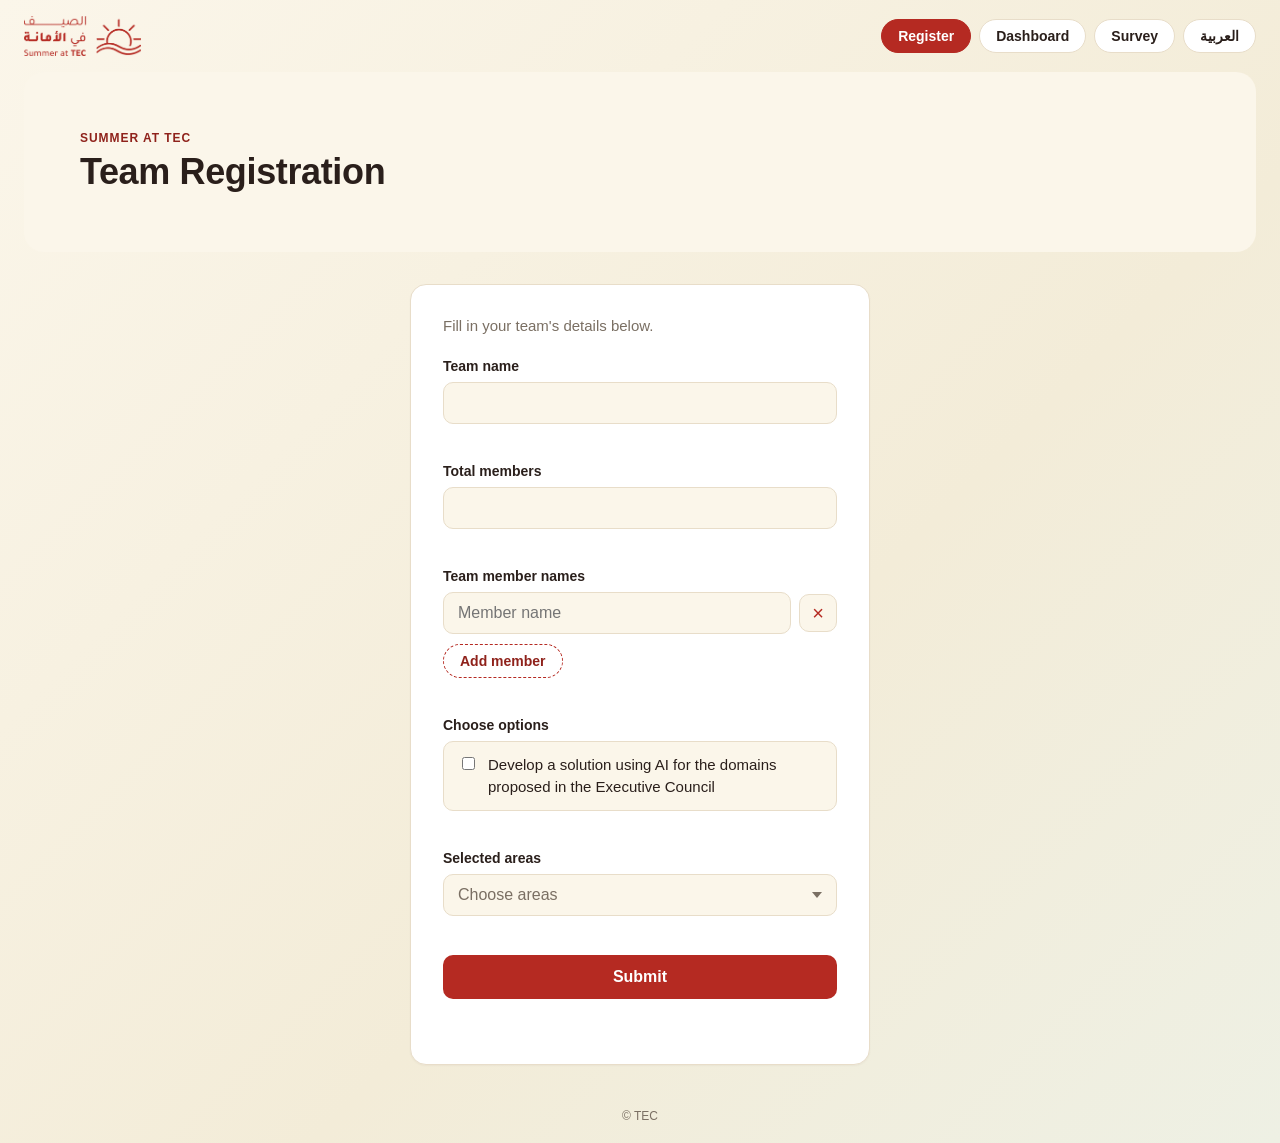
<file: index.html>
<!doctype html>
<html lang="en" dir="ltr">
<head>
  <meta charset="utf-8" />
  <meta name="viewport" content="width=device-width, initial-scale=1" />
  <title>Summer at TEC — Team Registration</title>
  <meta name="description" content="Team registration form." />
  <link rel="stylesheet" href="style.css" />
</head>
<body>
  <header class="topbar">
    <div class="brand">
      <img src="https://meeraibrahim09-cyber.github.io/ai-challenge/assets/logo.png" alt="Summer at TEC" />
    </div>
    <nav class="topbar-actions">
      <a class="pill-link active" href="index.html" data-i18n="nav_form">Register</a>
      <a class="pill-link" href="dashboard.html" data-i18n="nav_dashboard">Dashboard</a>
      <a class="pill-link" href="survey.html" data-i18n="nav_survey">Survey</a>
      <button type="button" class="pill-button" id="lang-toggle" data-i18n="lang_toggle">العربية</button>
    </nav>
  </header>

  <div class="hero">
    <div class="hero-inner">
      <p class="hero-eyebrow" data-i18n="campaign">Summer at TEC</p>
      <h1 data-i18n="page_title">Team Registration</h1>
    </div>
  </div>

  <main>
    <div class="card">
      <p class="subtitle" data-i18n="subtitle">Fill in your team's details below.</p>

      <form id="signup-form" novalidate>
        <div class="field">
          <label for="team_name" data-i18n="label_team_name">Team name</label>
          <input type="text" id="team_name" name="team_name" maxlength="150" required />
          <p class="error" data-error-for="team_name"></p>
        </div>

        <div class="field">
          <label for="total_members" data-i18n="label_total_members">Total members</label>
          <input type="number" id="total_members" name="total_members" min="1" max="5" step="1" inputmode="numeric" required />
          <p class="error" data-error-for="total_members"></p>
        </div>

        <div class="field">
          <label data-i18n="label_members">Team member names</label>
          <div id="members-list" class="members-list"></div>
          <button type="button" id="add-member-btn" class="add-member-btn" data-i18n="add_member">Add member</button>
          <p class="error" data-error-for="members"></p>
        </div>

        <div class="field">
          <label data-i18n="label_option">Choose options</label>
          <div class="radio-group" role="group">
            <label class="radio-option">
              <input type="checkbox" name="option" value="solution" class="option-checkbox" />
              <span data-i18n="option_solution">Develop a solution using AI for the domains proposed in the Executive Council</span>
            </label>
          </div>
          <p class="error" data-error-for="option"></p>
        </div>

        <div class="field">
          <label id="area-label" data-i18n="label_area">Selected areas</label>
          <div class="multiselect" id="area-select">
            <button type="button" class="multiselect-trigger" id="area-trigger" aria-haspopup="true" aria-expanded="false">
              <span id="area-value" class="multiselect-placeholder" data-i18n="area_placeholder">Choose areas</span>
              <span class="multiselect-caret" aria-hidden="true"></span>
            </button>
            <div class="multiselect-panel" id="area-panel" role="group" aria-labelledby="area-label" hidden></div>
          </div>
          <p class="error" data-error-for="area"></p>
        </div>

        <button type="submit" id="submit-btn" data-i18n="submit">Submit</button>

        <p class="status" id="form-status" role="status" aria-live="polite"></p>
      </form>
    </div>
  </main>

  <footer>&copy; TEC</footer>

  <script src="config.js"></script>
  <script src="i18n.js"></script>
  <script src="form.js"></script>
</body>
</html>
</file>
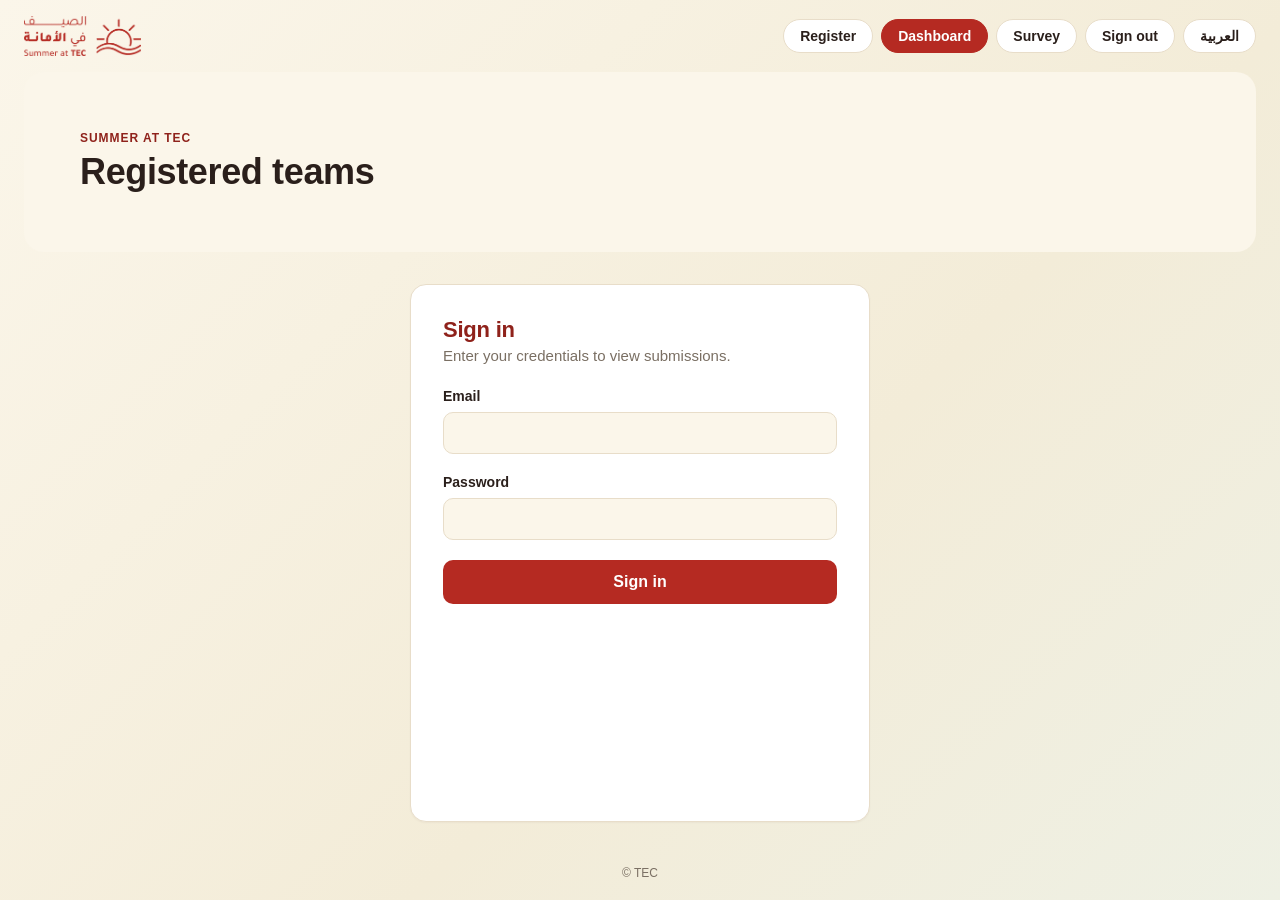
<file: dashboard.html>
<!doctype html>
<html lang="en" dir="ltr">
<head>
  <meta charset="utf-8" />
  <meta name="viewport" content="width=device-width, initial-scale=1" />
  <title>Summer at TEC — Dashboard</title>
  <meta name="description" content="Registered teams dashboard." />
  <link rel="stylesheet" href="style.css" />
</head>
<body>
  <header class="topbar">
    <div class="brand">
      <img src="https://meeraibrahim09-cyber.github.io/ai-challenge/assets/logo.png" alt="Summer at TEC" />
    </div>
    <nav class="topbar-actions">
      <a class="pill-link" href="index.html" data-i18n="nav_form">Register</a>
      <a class="pill-link active" href="dashboard.html" data-i18n="nav_dashboard">Dashboard</a>
      <a class="pill-link" href="survey.html" data-i18n="nav_survey">Survey</a>
      <button type="button" class="pill-button" id="logout-btn" data-i18n="logout" hidden>Sign out</button>
      <button type="button" class="pill-button" id="lang-toggle" data-i18n="lang_toggle">العربية</button>
    </nav>
  </header>

  <div class="hero hero-dashboard">
    <div class="hero-inner">
      <p class="hero-eyebrow" data-i18n="campaign">Summer at TEC</p>
      <h1 data-i18n="dashboard_title">Registered teams</h1>
    </div>
  </div>

  <main>
    <div class="card" id="login-view" hidden>
      <h2 class="login-title" data-i18n="login_title">Sign in</h2>
      <p class="subtitle" data-i18n="login_subtitle">Enter your credentials to view submissions.</p>
      <form id="login-form" novalidate>
        <div class="field">
          <label for="email" data-i18n="login_email">Email</label>
          <input type="email" id="email" name="email" autocomplete="username" required />
        </div>
        <div class="field">
          <label for="password" data-i18n="login_password">Password</label>
          <input type="password" id="password" name="password" autocomplete="current-password" required />
        </div>
        <button type="submit" id="login-btn" data-i18n="login_submit">Sign in</button>
        <p class="status" id="login-status" role="status" aria-live="polite"></p>
      </form>
    </div>

    <div class="dashboard-wrap" id="dashboard-view" hidden>
      <div class="dashboard-header">
        <p class="subtitle" data-i18n="dashboard_subtitle" style="margin:0">Live overview of team registrations.</p>
        <button type="button" class="pill-button" id="refresh-btn">
          <span class="refresh-icon" aria-hidden="true">⟳</span>
          <span data-i18n="dashboard_refresh">Refresh</span>
        </button>
      </div>

      <div class="dashboard-tabs" role="tablist">
        <button type="button" class="tab-btn active" id="tab-teams" data-panel="teams-panel" role="tab" aria-selected="true" data-i18n="tab_teams">Teams</button>
        <button type="button" class="tab-btn" id="tab-survey" data-panel="survey-panel" role="tab" aria-selected="false" data-i18n="tab_survey">Survey</button>
      </div>

      <div id="teams-panel" role="tabpanel" aria-labelledby="tab-teams">
        <div class="stat-grid" id="stat-grid">
          <div class="stat-card">
            <span class="stat-value" id="stat-teams">0</span>
            <span class="stat-label" data-i18n="stat_teams">Teams</span>
          </div>
          <div class="stat-card">
            <span class="stat-value" id="stat-members">0</span>
            <span class="stat-label" data-i18n="stat_members">Total members</span>
          </div>
          <div class="stat-card">
            <span class="stat-value" id="stat-solution">0</span>
            <span class="stat-label" data-i18n="stat_solution">AI solutions</span>
          </div>
          <div class="stat-card">
            <span class="stat-value" id="stat-demo">0</span>
            <span class="stat-label" data-i18n="stat_demo">New AI tools</span>
          </div>
        </div>

        <div class="table-card">
          <table id="submissions-table" hidden>
            <thead>
              <tr>
                <th data-i18n="col_team_name">Team name</th>
                <th data-i18n="col_total_members">Members</th>
                <th data-i18n="col_member_names">Team members</th>
                <th data-i18n="col_option">Option</th>
                <th data-i18n="col_area">Areas</th>
                <th data-i18n="col_submitted">Submitted</th>
              </tr>
            </thead>
            <tbody id="submissions-body"></tbody>
          </table>
          <p class="dashboard-message" id="dashboard-message" data-i18n="dashboard_loading">Loading submissions...</p>
        </div>
      </div>

      <div id="survey-panel" role="tabpanel" aria-labelledby="tab-survey" hidden>
        <div class="stat-grid">
          <div class="stat-card">
            <span class="stat-value" id="survey-count">0</span>
            <span class="stat-label" data-i18n="survey_stat_responses">Responses</span>
          </div>
          <div class="stat-card">
            <span class="stat-value" id="survey-avg">–</span>
            <span class="stat-label" data-i18n="survey_stat_avg">Average rating</span>
          </div>
        </div>

        <div id="survey-results"></div>
        <div class="table-card">
          <p class="dashboard-message" id="survey-message" data-i18n="dashboard_loading">Loading submissions...</p>
        </div>
      </div>
    </div>
  </main>

  <footer>&copy; TEC</footer>

  <script src="config.js"></script>
  <script src="i18n.js"></script>
  <script src="dashboard.js"></script>
</body>
</html>
</file>
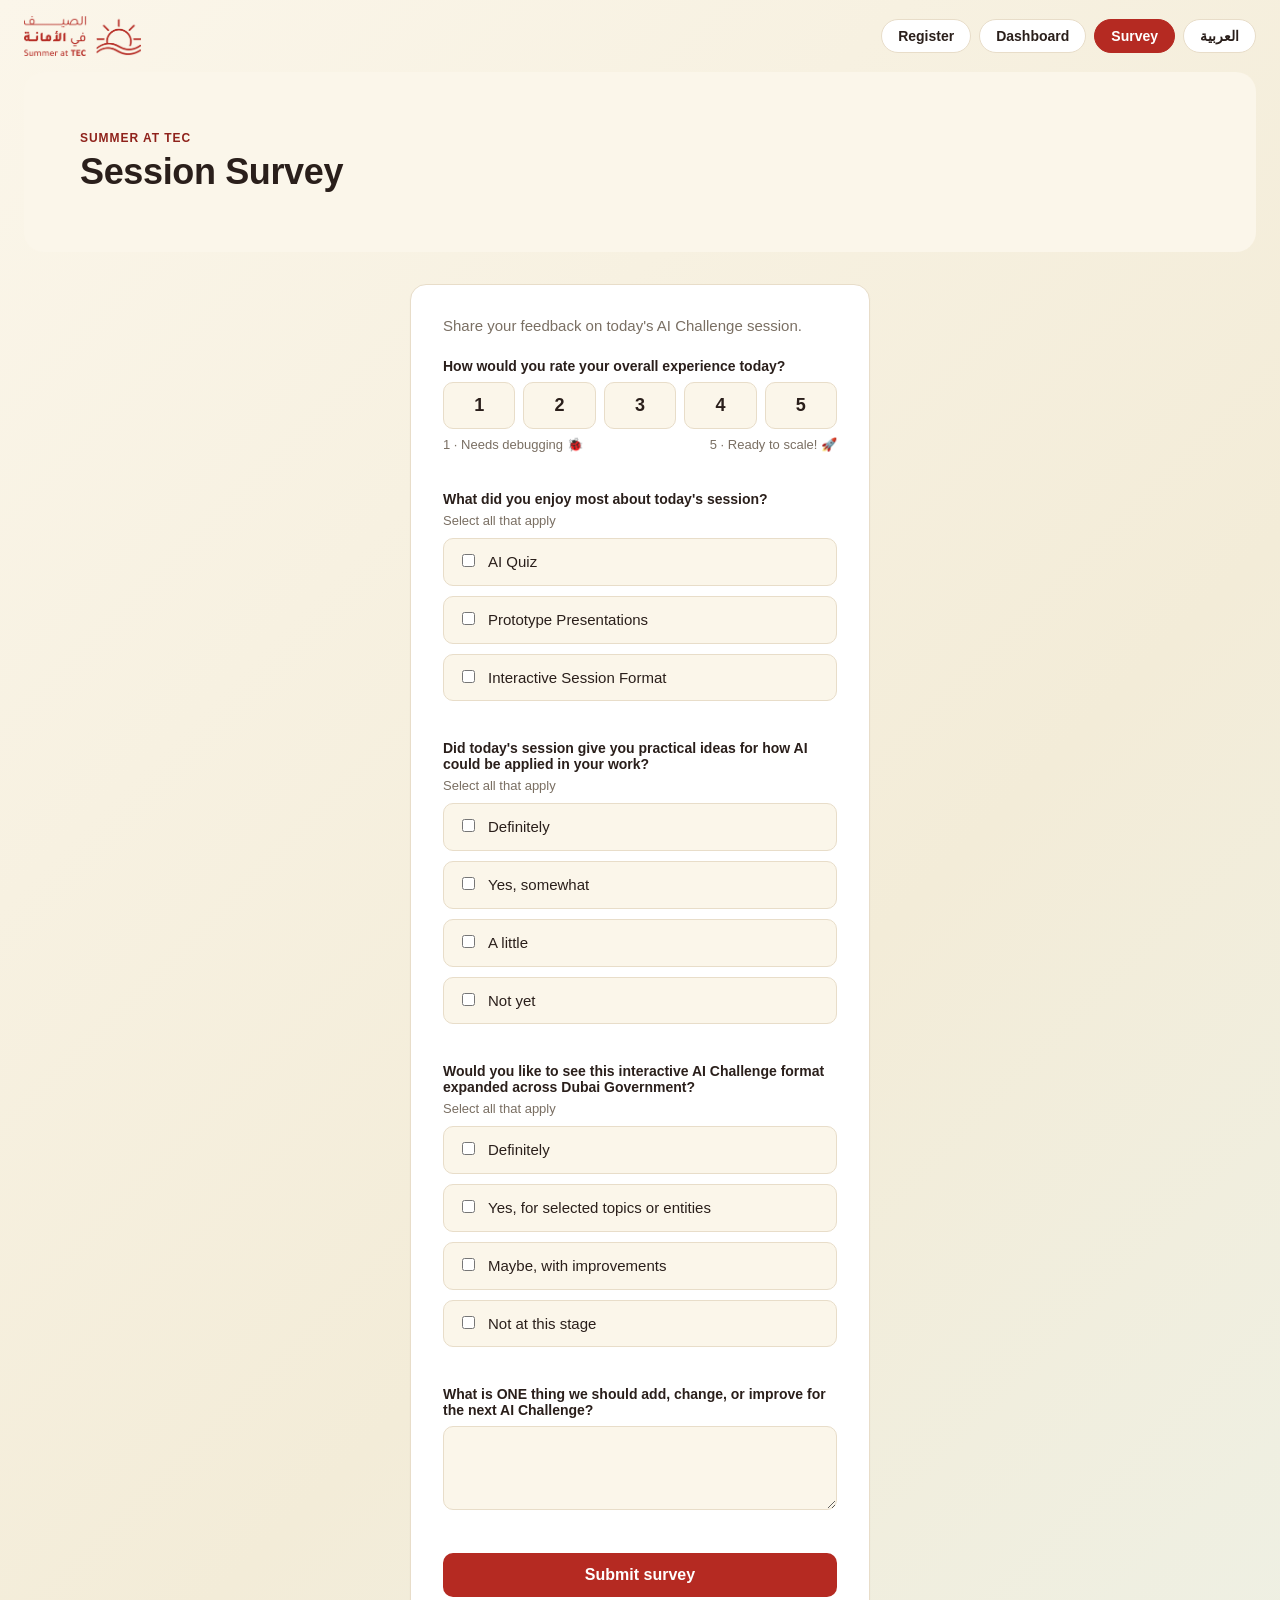
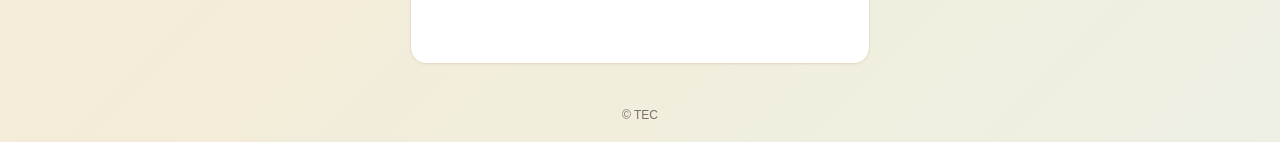
<file: survey.html>
<!doctype html>
<html lang="en" dir="ltr">
<head>
  <meta charset="utf-8" />
  <meta name="viewport" content="width=device-width, initial-scale=1" />
  <title>Summer at TEC — Session Survey</title>
  <meta name="description" content="Session feedback survey." />
  <link rel="stylesheet" href="style.css" />
</head>
<body>
  <header class="topbar">
    <div class="brand">
      <img src="https://meeraibrahim09-cyber.github.io/ai-challenge/assets/logo.png" alt="Summer at TEC" />
    </div>
    <nav class="topbar-actions">
      <a class="pill-link" href="index.html" data-i18n="nav_form">Register</a>
      <a class="pill-link" href="dashboard.html" data-i18n="nav_dashboard">Dashboard</a>
      <a class="pill-link active" href="survey.html" data-i18n="nav_survey">Survey</a>
      <button type="button" class="pill-button" id="lang-toggle" data-i18n="lang_toggle">العربية</button>
    </nav>
  </header>

  <div class="hero">
    <div class="hero-inner">
      <p class="hero-eyebrow" data-i18n="campaign">Summer at TEC</p>
      <h1 data-i18n="survey_title">Session Survey</h1>
    </div>
  </div>

  <main>
    <div class="card">
      <p class="subtitle" data-i18n="survey_subtitle">Share your feedback on today's AI Challenge session.</p>

      <form id="survey-form" class="survey-form" novalidate>
        <!-- Q1 — rating scale -->
        <div class="field">
          <label data-i18n="survey_q1">How would you rate your overall experience today?</label>
          <input type="hidden" id="rating" name="rating" />
          <div class="rating-scale" id="rating-scale" role="group" aria-labelledby="rating">
            <button type="button" class="rating-btn" data-value="1" aria-pressed="false">1</button>
            <button type="button" class="rating-btn" data-value="2" aria-pressed="false">2</button>
            <button type="button" class="rating-btn" data-value="3" aria-pressed="false">3</button>
            <button type="button" class="rating-btn" data-value="4" aria-pressed="false">4</button>
            <button type="button" class="rating-btn" data-value="5" aria-pressed="false">5</button>
          </div>
          <div class="rating-captions">
            <span data-i18n="survey_q1_low">1 · Needs debugging 🐞</span>
            <span data-i18n="survey_q1_high">5 · Ready to scale! 🚀</span>
          </div>
          <p class="error" data-error-for="rating"></p>
        </div>

        <!-- Q2 — enjoyed most -->
        <div class="field">
          <label data-i18n="survey_q2">What did you enjoy most about today's session?</label>
          <p class="question-hint" data-i18n="survey_select_all">Select all that apply</p>
          <div class="radio-group" role="group">
            <label class="radio-option">
              <input type="checkbox" name="enjoyed" value="AI Quiz" />
              <span data-i18n="survey_q2_ai_quiz">AI Quiz</span>
            </label>
            <label class="radio-option">
              <input type="checkbox" name="enjoyed" value="Prototype Presentations" />
              <span data-i18n="survey_q2_prototype">Prototype Presentations</span>
            </label>
            <label class="radio-option">
              <input type="checkbox" name="enjoyed" value="Interactive Session Format" />
              <span data-i18n="survey_q2_interactive">Interactive Session Format</span>
            </label>
          </div>
          <p class="error" data-error-for="enjoyed"></p>
        </div>

        <!-- Q3 — practical ideas -->
        <div class="field">
          <label data-i18n="survey_q3">Did today's session give you practical ideas for how AI could be applied in your work?</label>
          <p class="question-hint" data-i18n="survey_select_all">Select all that apply</p>
          <div class="radio-group" role="group">
            <label class="radio-option">
              <input type="checkbox" name="ideas" value="Definitely" />
              <span data-i18n="survey_q3_definitely">Definitely</span>
            </label>
            <label class="radio-option">
              <input type="checkbox" name="ideas" value="Yes, somewhat" />
              <span data-i18n="survey_q3_somewhat">Yes, somewhat</span>
            </label>
            <label class="radio-option">
              <input type="checkbox" name="ideas" value="A little" />
              <span data-i18n="survey_q3_a_little">A little</span>
            </label>
            <label class="radio-option">
              <input type="checkbox" name="ideas" value="Not yet" />
              <span data-i18n="survey_q3_not_yet">Not yet</span>
            </label>
          </div>
          <p class="error" data-error-for="ideas"></p>
        </div>

        <!-- Q4 — expand across Dubai Government -->
        <div class="field">
          <label data-i18n="survey_q4">Would you like to see this interactive AI Challenge format expanded across Dubai Government?</label>
          <p class="question-hint" data-i18n="survey_select_all">Select all that apply</p>
          <div class="radio-group" role="group">
            <label class="radio-option">
              <input type="checkbox" name="expand" value="Definitely" />
              <span data-i18n="survey_q4_definitely">Definitely</span>
            </label>
            <label class="radio-option">
              <input type="checkbox" name="expand" value="Yes, for selected topics or entities" />
              <span data-i18n="survey_q4_selected">Yes, for selected topics or entities</span>
            </label>
            <label class="radio-option">
              <input type="checkbox" name="expand" value="Maybe, with improvements" />
              <span data-i18n="survey_q4_maybe">Maybe, with improvements</span>
            </label>
            <label class="radio-option">
              <input type="checkbox" name="expand" value="Not at this stage" />
              <span data-i18n="survey_q4_not_now">Not at this stage</span>
            </label>
          </div>
          <p class="error" data-error-for="expand"></p>
        </div>

        <!-- Q5 — one improvement (word cloud) -->
        <div class="field">
          <label for="improve" data-i18n="survey_q5">What is ONE thing we should add, change, or improve for the next AI Challenge?</label>
          <textarea id="improve" name="improve" maxlength="150" rows="3"></textarea>
          <p class="error" data-error-for="improve"></p>
        </div>

        <button type="submit" id="survey-submit" data-i18n="survey_submit">Submit survey</button>

        <p class="status" id="survey-status" role="status" aria-live="polite"></p>
      </form>
    </div>
  </main>

  <footer>&copy; TEC</footer>

  <script src="config.js"></script>
  <script src="i18n.js"></script>
  <script src="survey.js"></script>
</body>
</html>
</file>
<file: style.css>
@font-face {
  font-family: "Dubai";
  src: local("Dubai"), local("Dubai-Regular");
  font-weight: 400;
}
@font-face {
  font-family: "Dubai";
  src: local("Dubai Medium"), local("Dubai-Medium");
  font-weight: 500;
}
@font-face {
  font-family: "Dubai";
  src: local("Dubai Bold"), local("Dubai-Bold");
  font-weight: 700;
}

:root {
  color-scheme: light;
  --primary: #b52a22;
  --primary-dark: #8f221b;
  --coral: #e1a496;
  --sage: #c3c8ab;
  --cream: #fbf6ea;
  --cream-deep: #f3ecd8;
  --surface: #ffffff;
  --text: #2a1f1b;
  --muted: #7a6f63;
  --border: #e8ddc9;
  --error: #b3261e;
  --success: #4c6b3f;
}

* {
  box-sizing: border-box;
}

html,
body {
  margin: 0;
}

body {
  min-height: 100dvh;
  background: linear-gradient(135deg, var(--cream) 0%, var(--cream-deep) 60%, #eef0e4 100%);
  color: var(--text);
  font-family: "Dubai", "Noto Sans Arabic", "Segoe UI", Tahoma, Arial, sans-serif;
  display: flex;
  flex-direction: column;
}

[dir="rtl"] body {
  font-family: "Dubai", "Noto Sans Arabic", "Segoe UI", Tahoma, Arial, sans-serif;
}

a {
  color: var(--primary);
}

.topbar {
  display: flex;
  align-items: center;
  justify-content: space-between;
  gap: 16px;
  padding: 16px 24px;
  flex-wrap: wrap;
}

.brand {
  display: flex;
  align-items: center;
  gap: 12px;
}

.brand img {
  height: 40px;
  width: auto;
}

.brand-name {
  font-weight: 700;
  font-size: 1.0625rem;
  color: var(--primary-dark);
}

.topbar-actions {
  display: flex;
  align-items: center;
  gap: 8px;
}

.pill-link,
.pill-button {
  display: inline-flex;
  align-items: center;
  gap: 6px;
  padding: 8px 16px;
  border-radius: 999px;
  border: 1px solid var(--border);
  background: var(--surface);
  color: var(--text);
  font-size: 0.875rem;
  font-weight: 600;
  text-decoration: none;
  cursor: pointer;
  font-family: inherit;
}

.pill-link:hover,
.pill-button:hover {
  border-color: var(--primary);
  color: var(--primary-dark);
}

.pill-link.active {
  background: var(--primary);
  border-color: var(--primary);
  color: #fff;
}

.hero {
  position: relative;
  margin: 0 24px 8px;
  border-radius: 20px;
  overflow: hidden;
  background-color: var(--cream);
  min-height: 180px;
  display: flex;
  align-items: center;
}

.hero::before {
  content: "";
  position: absolute;
  inset: 0;
  background-image: url("https://d8j0ntlcm91z4.cloudfront.net/user_3F08WW2hRYVcZrOzkfzmHyk3agR/hf_20260721_100816_3aa7be30-c2b5-402a-920b-0bc25512608b.png");
  background-size: cover;
  background-position: center;
  z-index: 0;
}

[dir="rtl"] .hero::before {
  transform: scaleX(-1);
}

.hero-inner {
  position: relative;
  z-index: 1;
  padding: 32px clamp(20px, 5vw, 56px);
}

.hero-eyebrow {
  text-transform: uppercase;
  letter-spacing: 0.08em;
  font-size: 0.75rem;
  font-weight: 700;
  color: var(--primary-dark);
  margin: 0 0 6px;
}

[dir="rtl"] .hero-eyebrow {
  letter-spacing: 0;
}

.hero h1 {
  font-size: clamp(1.5rem, 3vw, 2.25rem);
  margin: 0;
  color: var(--text);
  letter-spacing: -0.01em;
}

.hero-dashboard::before {
  background-image: url("https://d8j0ntlcm91z4.cloudfront.net/user_3F08WW2hRYVcZrOzkfzmHyk3agR/hf_20260720_111252_d5501836-679d-48d4-aad0-4797615a2f49.png");
}

main {
  flex: 1;
  display: flex;
  justify-content: center;
  padding: 24px;
}

.card {
  width: 100%;
  max-width: 460px;
  background: var(--surface);
  border: 1px solid var(--border);
  border-radius: 16px;
  padding: 32px;
  box-shadow: 0 1px 2px rgba(42, 31, 27, 0.04);
}

.subtitle {
  margin: 0 0 24px;
  color: var(--muted);
  font-size: 0.9375rem;
}

.login-title {
  margin: 0 0 4px;
  font-size: 1.375rem;
  letter-spacing: -0.01em;
  color: var(--primary-dark);
}

.field {
  margin-bottom: 20px;
}

.field > label {
  display: block;
  font-size: 0.875rem;
  font-weight: 700;
  margin-bottom: 8px;
}

input[type="text"],
input[type="number"],
input[type="email"],
input[type="password"],
select {
  width: 100%;
  padding: 11px 14px;
  font-size: 1rem;
  color: var(--text);
  background: var(--cream);
  border: 1px solid var(--border);
  border-radius: 10px;
  font-family: inherit;
}

input:focus,
select:focus {
  outline: 2px solid var(--primary);
  outline-offset: 1px;
}

input[aria-invalid="true"],
select[aria-invalid="true"] {
  border-color: var(--error);
}

.members-list {
  display: flex;
  flex-direction: column;
  gap: 8px;
}

.member-row {
  display: flex;
  align-items: center;
  gap: 8px;
}

.member-row input {
  flex: 1;
}

.member-remove {
  flex-shrink: 0;
  width: 38px;
  height: 38px;
  border-radius: 10px;
  border: 1px solid var(--border);
  background: var(--cream);
  color: var(--primary);
  font-size: 1.25rem;
  line-height: 1;
  cursor: pointer;
  font-family: inherit;
}

.member-remove:hover {
  border-color: var(--primary);
  background: #fdf1ee;
}

.add-member-btn {
  margin-top: 10px;
  padding: 8px 16px;
  border-radius: 999px;
  border: 1px dashed var(--primary);
  background: transparent;
  color: var(--primary-dark);
  font-size: 0.875rem;
  font-weight: 700;
  cursor: pointer;
  font-family: inherit;
}

.add-member-btn:hover {
  background: #fdf1ee;
}

.member-names {
  margin: 0;
  padding-inline-start: 18px;
}

.member-names li {
  margin-bottom: 2px;
}

.multiselect {
  position: relative;
}

.multiselect-trigger {
  width: 100%;
  display: flex;
  align-items: center;
  justify-content: space-between;
  gap: 8px;
  padding: 11px 14px;
  font-size: 1rem;
  font-family: inherit;
  text-align: start;
  color: var(--text);
  background: var(--cream);
  border: 1px solid var(--border);
  border-radius: 10px;
  cursor: pointer;
}

.multiselect-trigger:focus {
  outline: 2px solid var(--primary);
  outline-offset: 1px;
}

#area-value {
  flex: 1;
  min-width: 0;
  overflow: hidden;
  text-overflow: ellipsis;
  white-space: nowrap;
}

.multiselect-placeholder {
  color: var(--muted);
}

.multiselect-caret {
  flex-shrink: 0;
  width: 0;
  height: 0;
  border-left: 5px solid transparent;
  border-right: 5px solid transparent;
  border-top: 6px solid var(--muted);
}

.multiselect-panel {
  position: absolute;
  z-index: 20;
  top: calc(100% + 4px);
  inset-inline: 0;
  max-height: 280px;
  overflow-y: auto;
  padding: 6px;
  background: var(--surface);
  border: 1px solid var(--border);
  border-radius: 10px;
  box-shadow: 0 8px 24px rgba(42, 31, 27, 0.12);
}

.multiselect-option {
  display: flex;
  align-items: center;
  gap: 10px;
  padding: 9px 10px;
  border-radius: 8px;
  cursor: pointer;
  font-size: 0.9375rem;
}

.multiselect-option:hover {
  background: var(--cream);
}

.multiselect-option input {
  flex-shrink: 0;
  width: auto;
  accent-color: var(--primary);
}

.question-hint {
  margin: -2px 0 10px;
  font-size: 0.8125rem;
  color: var(--muted);
}

.rating-scale {
  display: flex;
  gap: 8px;
}

.rating-btn {
  flex: 1;
  padding: 12px 0;
  border: 1px solid var(--border);
  border-radius: 10px;
  background: var(--cream);
  color: var(--text);
  font-size: 1.125rem;
  font-weight: 700;
  cursor: pointer;
  font-family: inherit;
  transition: background 0.1s ease, border-color 0.1s ease;
}

.rating-btn:hover {
  border-color: var(--primary);
}

.rating-btn.selected {
  background: var(--primary);
  border-color: var(--primary);
  color: #fff;
}

.rating-captions {
  display: flex;
  justify-content: space-between;
  gap: 8px;
  margin-top: 8px;
  font-size: 0.8125rem;
  color: var(--muted);
}

textarea {
  width: 100%;
  padding: 11px 14px;
  font-size: 1rem;
  color: var(--text);
  background: var(--cream);
  border: 1px solid var(--border);
  border-radius: 10px;
  font-family: inherit;
  resize: vertical;
  min-height: 84px;
}

textarea:focus {
  outline: 2px solid var(--primary);
  outline-offset: 1px;
}

.radio-group {
  display: flex;
  flex-direction: column;
  gap: 10px;
}

.radio-option {
  display: flex;
  align-items: flex-start;
  gap: 10px;
  padding: 12px 14px;
  border: 1px solid var(--border);
  border-radius: 10px;
  background: var(--cream);
  cursor: pointer;
}

.radio-option:has(input:checked) {
  border-color: var(--primary);
  background: #fdf1ee;
}

.radio-option input {
  margin-top: 3px;
  accent-color: var(--primary);
  flex-shrink: 0;
}

.radio-option span {
  font-size: 0.9375rem;
  line-height: 1.45;
}

.error {
  margin: 6px 0 0;
  font-size: 0.8125rem;
  color: var(--error);
  min-height: 1em;
}

button[type="submit"] {
  width: 100%;
  padding: 13px 16px;
  font-size: 1rem;
  font-weight: 700;
  color: #fff;
  background: var(--primary);
  border: none;
  border-radius: 10px;
  cursor: pointer;
  font-family: inherit;
  transition: transform 0.1s ease, opacity 0.15s ease;
}

button[type="submit"]:hover {
  opacity: 0.92;
}

button[type="submit"]:active {
  transform: translateY(1px);
}

button[type="submit"]:disabled {
  opacity: 0.6;
  cursor: not-allowed;
}

.status {
  margin: 16px 0 0;
  font-size: 0.875rem;
  text-align: center;
  min-height: 1.25em;
}

.status[data-state="success"] {
  color: var(--success);
}

.status[data-state="error"] {
  color: var(--error);
}

footer {
  text-align: center;
  padding: 20px;
  font-size: 0.75rem;
  color: var(--muted);
}

.dashboard-wrap {
  width: 100%;
  max-width: 960px;
}

.dashboard-header {
  display: flex;
  align-items: center;
  justify-content: space-between;
  gap: 12px;
  margin-bottom: 16px;
  flex-wrap: wrap;
}

.table-card {
  background: var(--surface);
  border: 1px solid var(--border);
  border-radius: 16px;
  overflow: hidden;
}

table {
  width: 100%;
  border-collapse: collapse;
  font-size: 0.9375rem;
}

thead th {
  text-align: start;
  background: var(--cream-deep);
  color: var(--primary-dark);
  font-weight: 700;
  padding: 12px 16px;
  border-bottom: 1px solid var(--border);
  white-space: nowrap;
}

tbody td {
  padding: 12px 16px;
  border-bottom: 1px solid var(--border);
  vertical-align: top;
}

tbody tr:last-child td {
  border-bottom: none;
}

.tag {
  display: inline-block;
  padding: 3px 10px;
  border-radius: 999px;
  background: var(--sage);
  color: #384526;
  font-size: 0.75rem;
  font-weight: 700;
}

.dashboard-message {
  padding: 40px 16px;
  text-align: center;
  color: var(--muted);
}

.stat-grid {
  display: grid;
  grid-template-columns: repeat(auto-fit, minmax(150px, 1fr));
  gap: 12px;
  margin-bottom: 16px;
}

.stat-card {
  display: flex;
  flex-direction: column;
  gap: 4px;
  background: var(--surface);
  border: 1px solid var(--border);
  border-radius: 14px;
  padding: 16px 18px;
}

.stat-value {
  font-size: 1.875rem;
  font-weight: 700;
  color: var(--primary-dark);
  line-height: 1.1;
}

.stat-label {
  font-size: 0.8125rem;
  color: var(--muted);
}

.dashboard-tabs {
  display: flex;
  gap: 6px;
  margin-bottom: 16px;
  border-bottom: 1px solid var(--border);
}

.tab-btn {
  padding: 10px 18px;
  border: none;
  background: transparent;
  color: var(--muted);
  font-size: 0.9375rem;
  font-weight: 700;
  cursor: pointer;
  font-family: inherit;
  border-bottom: 2px solid transparent;
  margin-bottom: -1px;
}

.tab-btn:hover {
  color: var(--primary-dark);
}

.tab-btn.active {
  color: var(--primary-dark);
  border-bottom-color: var(--primary);
}

.result-block {
  background: var(--surface);
  border: 1px solid var(--border);
  border-radius: 16px;
  padding: 20px 22px;
  margin-bottom: 16px;
}

.result-title {
  margin: 0 0 14px;
  font-size: 1rem;
  color: var(--primary-dark);
  line-height: 1.4;
}

.result-row {
  display: flex;
  align-items: center;
  gap: 12px;
  margin-bottom: 10px;
}

.result-row:last-child {
  margin-bottom: 0;
}

.result-label {
  flex: 0 0 42%;
  max-width: 42%;
  font-size: 0.875rem;
}

.bar {
  flex: 1;
  height: 10px;
  background: var(--cream-deep);
  border-radius: 999px;
  overflow: hidden;
}

.bar-fill {
  height: 100%;
  background: var(--primary);
  border-radius: 999px;
  min-width: 2px;
  transition: width 0.3s ease;
}

.bar-count {
  flex: 0 0 auto;
  font-size: 0.8125rem;
  color: var(--muted);
  white-space: nowrap;
  font-variant-numeric: tabular-nums;
}

.wordcloud {
  display: flex;
  flex-wrap: wrap;
  align-items: baseline;
  gap: 6px 14px;
  line-height: 1.5;
}

.cloud-word {
  font-weight: 700;
  line-height: 1.1;
}

.cloud-tone-0 { color: var(--primary); }
.cloud-tone-1 { color: #4c6b3f; }
.cloud-tone-2 { color: var(--primary-dark); }
.cloud-tone-3 { color: #8a6d3b; }

.wordcloud-empty {
  margin: 0;
  color: var(--muted);
  font-size: 0.875rem;
}

.tag-list {
  display: flex;
  flex-wrap: wrap;
  gap: 4px;
}

.badge {
  display: inline-block;
  padding: 3px 10px;
  border-radius: 999px;
  font-size: 0.75rem;
  font-weight: 700;
  white-space: nowrap;
}

.badge-solution {
  background: #fdece9;
  color: var(--primary-dark);
}

.badge-demo {
  background: #eef1e2;
  color: #4c6b3f;
}

.refresh-icon {
  font-size: 1rem;
  line-height: 1;
}

#refresh-btn.is-loading {
  opacity: 0.6;
  pointer-events: none;
}

#refresh-btn.is-loading .refresh-icon {
  animation: spin 0.8s linear infinite;
}

@keyframes spin {
  to {
    transform: rotate(360deg);
  }
}

@media (prefers-reduced-motion: reduce) {
  button[type="submit"] {
    transition: none;
  }
  #refresh-btn.is-loading .refresh-icon {
    animation: none;
  }
  .bar-fill {
    transition: none;
  }
}

@media (max-width: 640px) {
  table,
  thead,
  tbody,
  th,
  td,
  tr {
    display: block;
  }
  thead tr {
    display: none;
  }
  tbody tr {
    border-bottom: 1px solid var(--border);
    padding: 12px 16px;
  }
  tbody td {
    border: none;
    padding: 4px 0;
  }
  tbody td::before {
    content: attr(data-label);
    display: block;
    font-size: 0.75rem;
    font-weight: 700;
    color: var(--primary-dark);
  }
}
</file>
